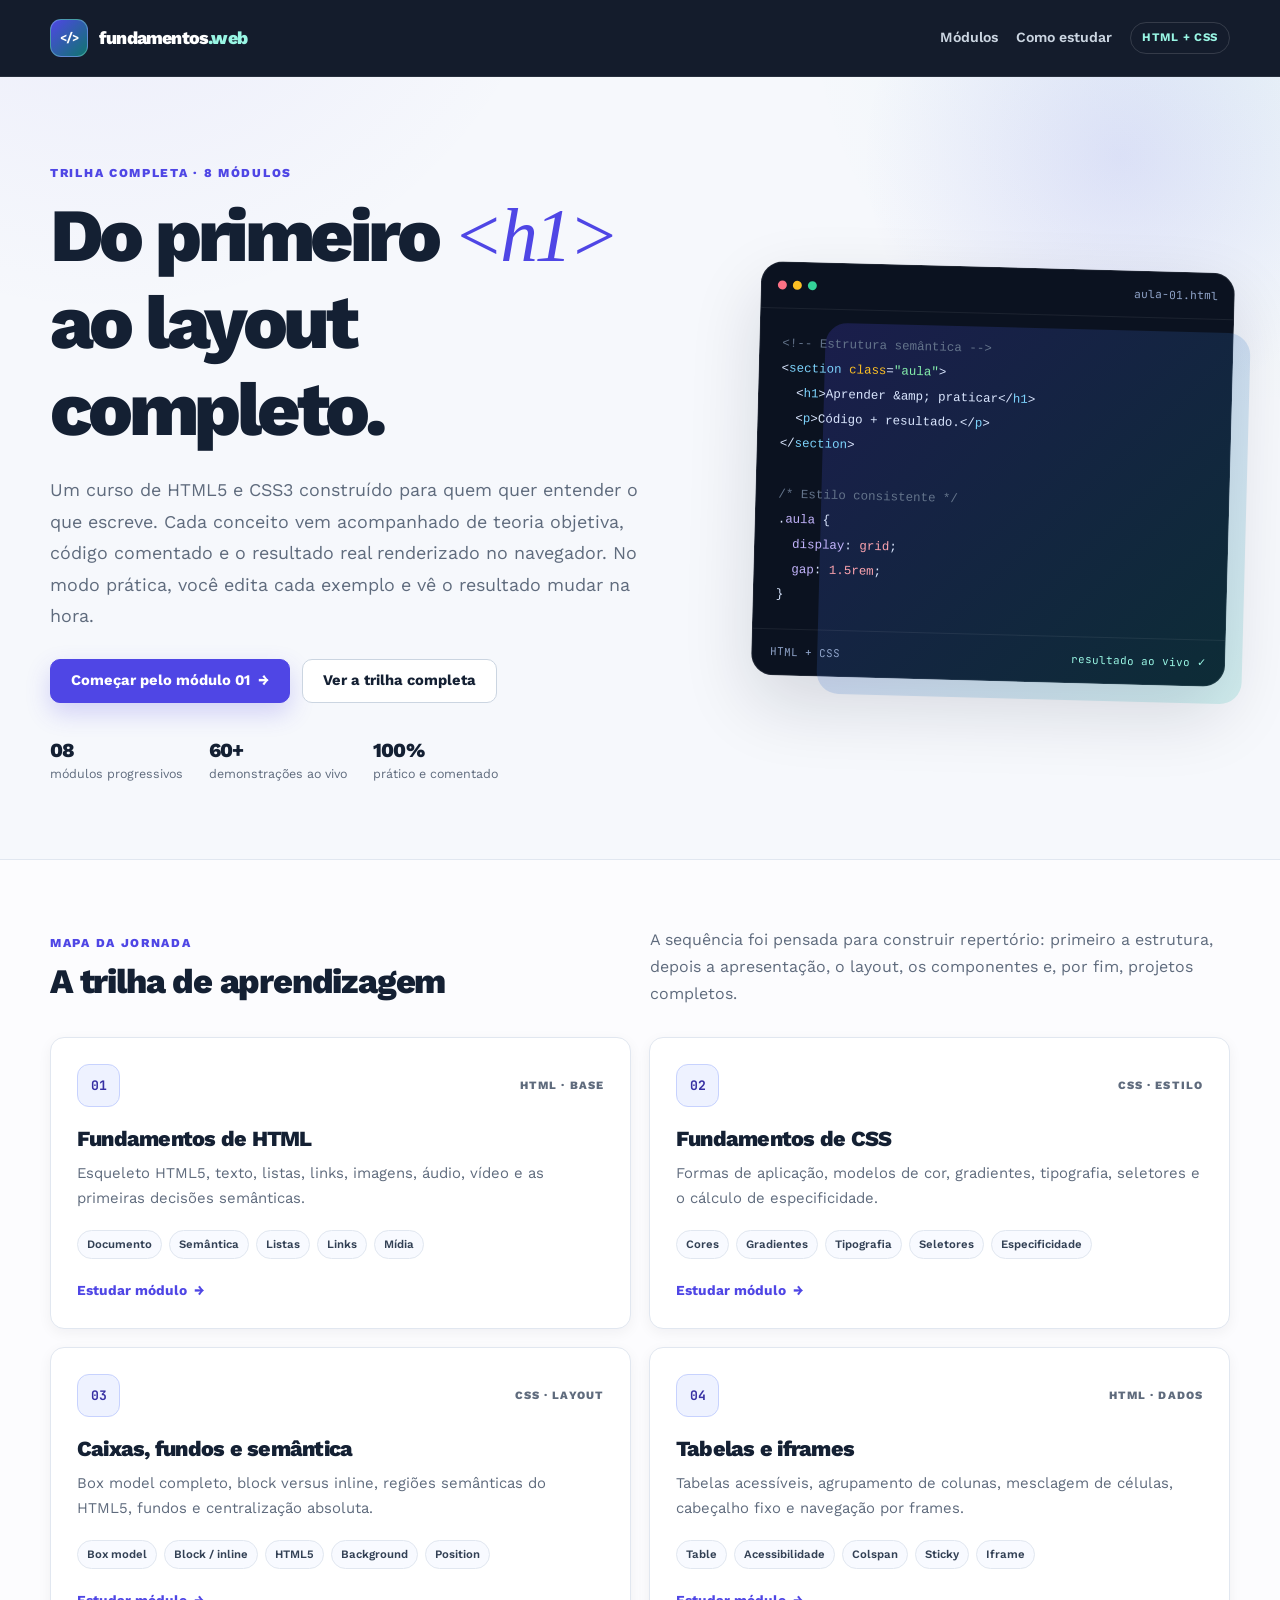
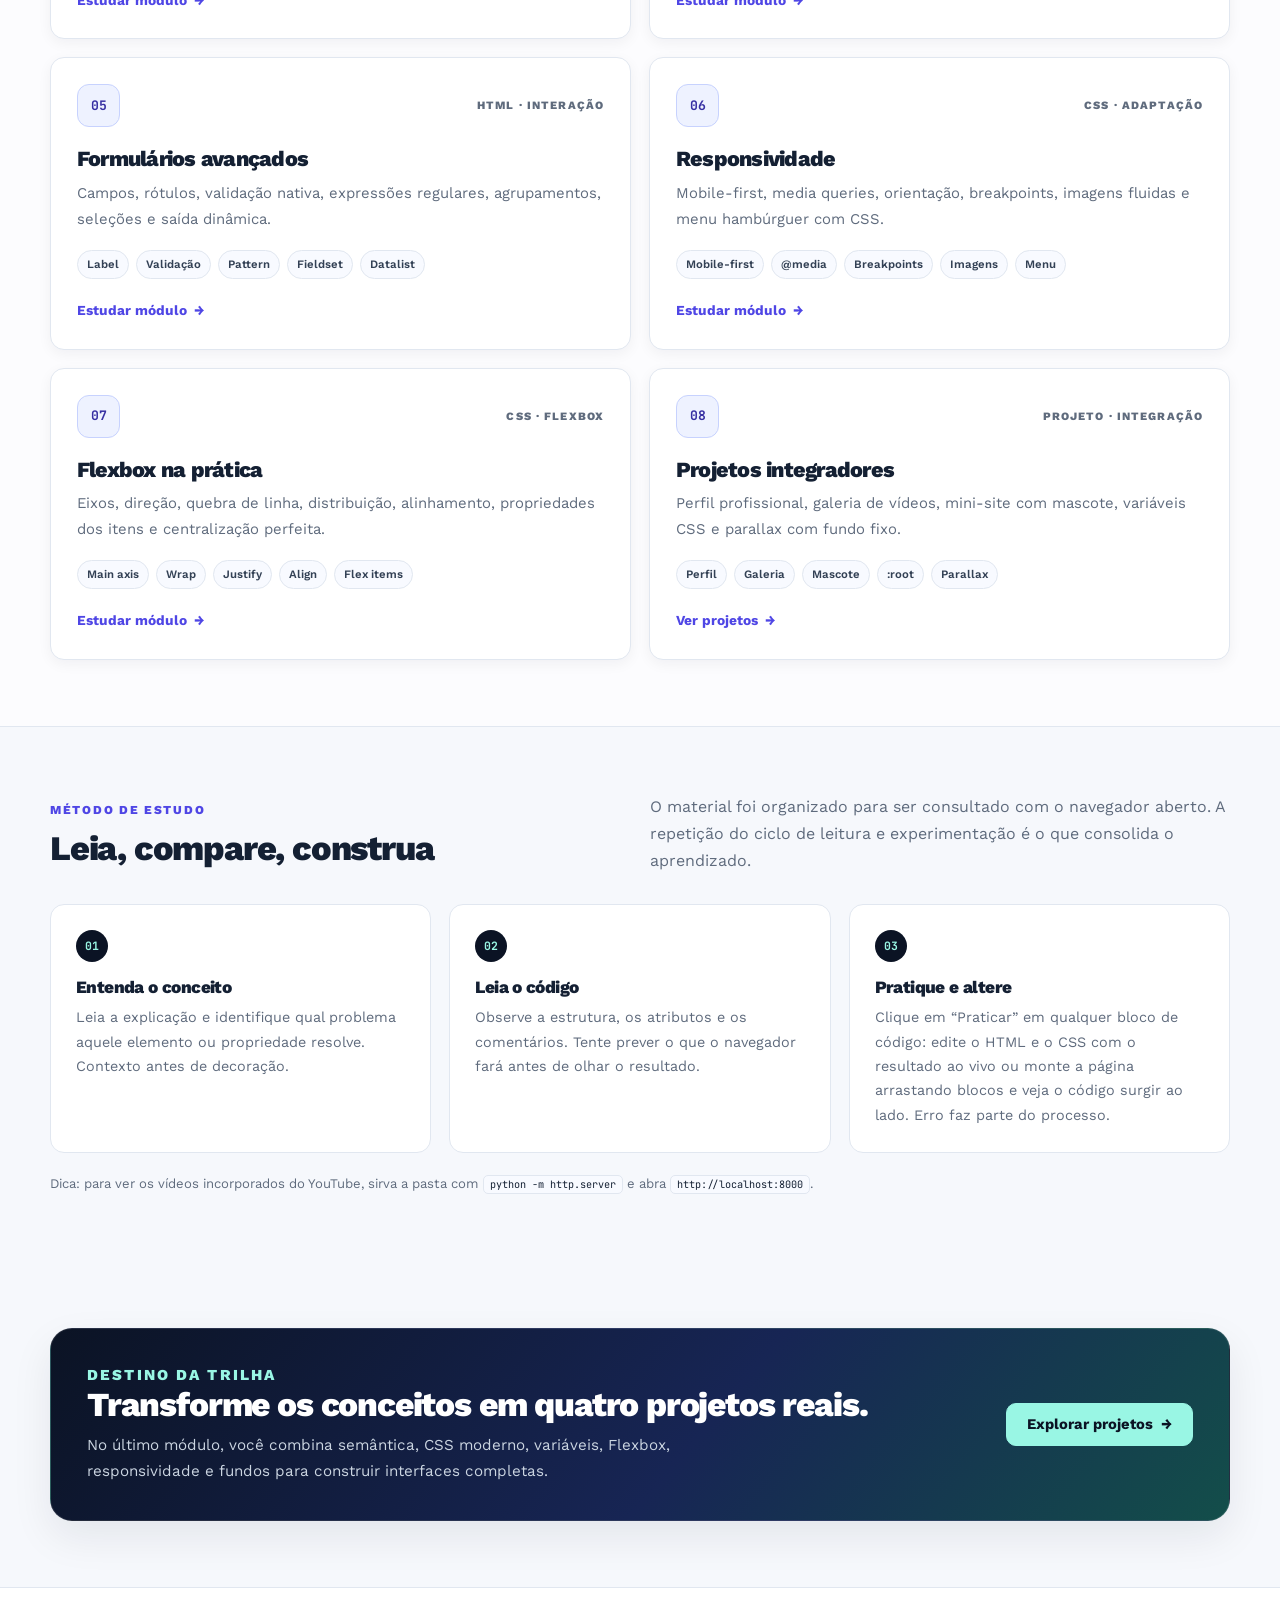
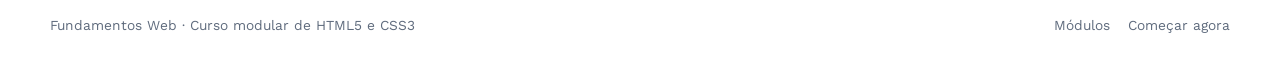
<file: index.html>
<!DOCTYPE html>
<html lang="pt-BR">
<head>
  <meta charset="UTF-8">
  <meta name="viewport" content="width=device-width, initial-scale=1.0">
  <meta name="description" content="Trilha completa de HTML5 e CSS3 com teoria, código comentado e componentes renderizados em oito módulos práticos.">
  <meta name="author" content="Fundamentos Web">
  <title>Fundamentos Web — Curso completo de HTML e CSS</title>

  <!-- Fontes externas: Work Sans para a interface e JetBrains Mono para código. -->
  <link rel="preconnect" href="https://fonts.googleapis.com">
  <link rel="preconnect" href="https://fonts.gstatic.com" crossorigin>
  <link href="https://fonts.googleapis.com/css2?family=JetBrains+Mono:wght@400;600&family=Work+Sans:wght@400;500;600;700;800&display=swap" rel="stylesheet">

  <!-- Folha de estilos global do curso. -->
  <link rel="stylesheet" href="styles/style.css">
</head>
<body>
  <!-- Atalho de acessibilidade: permite pular o cabeçalho usando o teclado. -->
  <a class="skip-link" href="#conteudo">Pular para o conteúdo</a>

  <header class="site-header">
    <div class="container header-inner">
      <a class="brand" href="index.html" aria-label="Fundamentos Web — página inicial">
        <span class="brand-mark" aria-hidden="true">&lt;/&gt;</span>
        <span>fundamentos<span class="brand-accent">.web</span></span>
      </a>

      <nav class="header-nav" aria-label="Navegação principal">
        <a href="#modulos">Módulos</a>
        <a href="#metodo">Como estudar</a>
        <span class="module-pill">HTML + CSS</span>
      </nav>
    </div>
  </header>

  <main id="conteudo">
    <!-- ====================================================================
         HERO: apresentação do curso e chamada para ação
         ==================================================================== -->
    <section class="hero" aria-labelledby="titulo-principal">
      <div class="container hero-grid">
        <div class="hero-copy">
          <p class="eyebrow">Trilha completa · 8 módulos</p>
          <h1 id="titulo-principal">Do primeiro <em>&lt;h1&gt;</em><br>ao layout completo.</h1>
          <p class="hero-lead">
            Um curso de HTML5 e CSS3 construído para quem quer entender o que escreve.
            Cada conceito vem acompanhado de teoria objetiva, código comentado e o
            resultado real renderizado no navegador. No modo prática, você edita
            cada exemplo e vê o resultado mudar na hora.
          </p>

          <div class="hero-actions">
            <a class="button" href="pages/01-fundamentos-html.html">
              Começar pelo módulo 01 <span aria-hidden="true">→</span>
            </a>
            <a class="button button-secondary" href="#modulos">Ver a trilha completa</a>
          </div>

          <ul class="hero-stats">
            <li><strong>08</strong> módulos progressivos</li>
            <li><strong>60+</strong> demonstrações ao vivo</li>
            <li><strong>100%</strong> prático e comentado</li>
          </ul>
        </div>

        <!-- Janela de código ilustrativa: reforça o padrão “código + resultado”. -->
        <aside class="hero-code" aria-label="Prévia de código HTML e CSS">
          <div class="hero-code-bar" aria-hidden="true">
            <i></i><i></i><i></i>
            <span>aula-01.html</span>
          </div>
          <pre><code><span class="tok-comment">&lt;!-- Estrutura semântica --&gt;</span>
&lt;<span class="tok-tag">section</span> <span class="tok-attr">class</span>=<span class="tok-string">"aula"</span>&gt;
  &lt;<span class="tok-tag">h1</span>&gt;Aprender &amp;amp; praticar&lt;/<span class="tok-tag">h1</span>&gt;
  &lt;<span class="tok-tag">p</span>&gt;Código + resultado.&lt;/<span class="tok-tag">p</span>&gt;
&lt;/<span class="tok-tag">section</span>&gt;

<span class="tok-comment">/* Estilo consistente */</span>
.<span class="tok-property">aula</span> {
  <span class="tok-property">display</span>: <span class="tok-value">grid</span>;
  <span class="tok-property">gap</span>: <span class="tok-value">1.5rem</span>;
}</code></pre>
          <div class="hero-code-footer">
            <span>HTML + CSS</span>
            <span>resultado ao vivo ✓</span>
          </div>
        </aside>
      </div>
    </section>

    <!-- ====================================================================
         TRILHA DE MÓDULOS: cada cartão leva a uma página de aula
         ==================================================================== -->
    <section class="hub-section hub-section-alt" id="modulos" aria-labelledby="titulo-modulos">
      <div class="container">
        <div class="section-heading">
          <div>
            <p class="eyebrow">Mapa da jornada</p>
            <h2 id="titulo-modulos">A trilha de aprendizagem</h2>
          </div>
          <p>
            A sequência foi pensada para construir repertório: primeiro a estrutura,
            depois a apresentação, o layout, os componentes e, por fim, projetos completos.
          </p>
        </div>

        <div class="module-grid">
          <!-- Módulo 01 -->
          <article class="module-card">
            <div class="module-card-top">
              <span class="module-number">01</span>
              <span class="module-track">HTML · Base</span>
            </div>
            <h3><a href="pages/01-fundamentos-html.html">Fundamentos de HTML</a></h3>
            <p>Esqueleto HTML5, texto, listas, links, imagens, áudio, vídeo e as primeiras decisões semânticas.</p>
            <ul class="tag-list">
              <li>Documento</li>
              <li>Semântica</li>
              <li>Listas</li>
              <li>Links</li>
              <li>Mídia</li>
            </ul>
            <span class="module-cta">Estudar módulo <span aria-hidden="true">→</span></span>
          </article>

          <!-- Módulo 02 -->
          <article class="module-card">
            <div class="module-card-top">
              <span class="module-number">02</span>
              <span class="module-track">CSS · Estilo</span>
            </div>
            <h3><a href="pages/02-css-fundamentos.html">Fundamentos de CSS</a></h3>
            <p>Formas de aplicação, modelos de cor, gradientes, tipografia, seletores e o cálculo de especificidade.</p>
            <ul class="tag-list">
              <li>Cores</li>
              <li>Gradientes</li>
              <li>Tipografia</li>
              <li>Seletores</li>
              <li>Especificidade</li>
            </ul>
            <span class="module-cta">Estudar módulo <span aria-hidden="true">→</span></span>
          </article>

          <!-- Módulo 03 -->
          <article class="module-card">
            <div class="module-card-top">
              <span class="module-number">03</span>
              <span class="module-track">CSS · Layout</span>
            </div>
            <h3><a href="pages/03-layout-caixas-fundos.html">Caixas, fundos e semântica</a></h3>
            <p>Box model completo, block versus inline, regiões semânticas do HTML5, fundos e centralização absoluta.</p>
            <ul class="tag-list">
              <li>Box model</li>
              <li>Block / inline</li>
              <li>HTML5</li>
              <li>Background</li>
              <li>Position</li>
            </ul>
            <span class="module-cta">Estudar módulo <span aria-hidden="true">→</span></span>
          </article>

          <!-- Módulo 04 -->
          <article class="module-card">
            <div class="module-card-top">
              <span class="module-number">04</span>
              <span class="module-track">HTML · Dados</span>
            </div>
            <h3><a href="pages/04-tabelas-iframes.html">Tabelas e iframes</a></h3>
            <p>Tabelas acessíveis, agrupamento de colunas, mesclagem de células, cabeçalho fixo e navegação por frames.</p>
            <ul class="tag-list">
              <li>Table</li>
              <li>Acessibilidade</li>
              <li>Colspan</li>
              <li>Sticky</li>
              <li>Iframe</li>
            </ul>
            <span class="module-cta">Estudar módulo <span aria-hidden="true">→</span></span>
          </article>

          <!-- Módulo 05 -->
          <article class="module-card">
            <div class="module-card-top">
              <span class="module-number">05</span>
              <span class="module-track">HTML · Interação</span>
            </div>
            <h3><a href="pages/05-formularios-avancados.html">Formulários avançados</a></h3>
            <p>Campos, rótulos, validação nativa, expressões regulares, agrupamentos, seleções e saída dinâmica.</p>
            <ul class="tag-list">
              <li>Label</li>
              <li>Validação</li>
              <li>Pattern</li>
              <li>Fieldset</li>
              <li>Datalist</li>
            </ul>
            <span class="module-cta">Estudar módulo <span aria-hidden="true">→</span></span>
          </article>

          <!-- Módulo 06 -->
          <article class="module-card">
            <div class="module-card-top">
              <span class="module-number">06</span>
              <span class="module-track">CSS · Adaptação</span>
            </div>
            <h3><a href="pages/06-responsividade-media-queries.html">Responsividade</a></h3>
            <p>Mobile-first, media queries, orientação, breakpoints, imagens fluidas e menu hambúrguer com CSS.</p>
            <ul class="tag-list">
              <li>Mobile-first</li>
              <li>@media</li>
              <li>Breakpoints</li>
              <li>Imagens</li>
              <li>Menu</li>
            </ul>
            <span class="module-cta">Estudar módulo <span aria-hidden="true">→</span></span>
          </article>

          <!-- Módulo 07 -->
          <article class="module-card">
            <div class="module-card-top">
              <span class="module-number">07</span>
              <span class="module-track">CSS · Flexbox</span>
            </div>
            <h3><a href="pages/07-flexbox-layout.html">Flexbox na prática</a></h3>
            <p>Eixos, direção, quebra de linha, distribuição, alinhamento, propriedades dos itens e centralização perfeita.</p>
            <ul class="tag-list">
              <li>Main axis</li>
              <li>Wrap</li>
              <li>Justify</li>
              <li>Align</li>
              <li>Flex items</li>
            </ul>
            <span class="module-cta">Estudar módulo <span aria-hidden="true">→</span></span>
          </article>

          <!-- Módulo 08 -->
          <article class="module-card">
            <div class="module-card-top">
              <span class="module-number">08</span>
              <span class="module-track">Projeto · Integração</span>
            </div>
            <h3><a href="pages/08-projetos-integradores.html">Projetos integradores</a></h3>
            <p>Perfil profissional, galeria de vídeos, mini-site com mascote, variáveis CSS e parallax com fundo fixo.</p>
            <ul class="tag-list">
              <li>Perfil</li>
              <li>Galeria</li>
              <li>Mascote</li>
              <li>:root</li>
              <li>Parallax</li>
            </ul>
            <span class="module-cta">Ver projetos <span aria-hidden="true">→</span></span>
          </article>
        </div>
      </div>
    </section>

    <!-- ====================================================================
         MÉTODO DE ESTUDO
         ==================================================================== -->
    <section class="hub-section" id="metodo" aria-labelledby="titulo-metodo">
      <div class="container">
        <div class="section-heading">
          <div>
            <p class="eyebrow">Método de estudo</p>
            <h2 id="titulo-metodo">Leia, compare, construa</h2>
          </div>
          <p>
            O material foi organizado para ser consultado com o navegador aberto.
            A repetição do ciclo de leitura e experimentação é o que consolida o aprendizado.
          </p>
        </div>

        <div class="study-grid">
          <article class="step-card">
            <span class="step-number">01</span>
            <h3>Entenda o conceito</h3>
            <p>Leia a explicação e identifique qual problema aquele elemento ou propriedade resolve. Contexto antes de decoração.</p>
          </article>
          <article class="step-card">
            <span class="step-number">02</span>
            <h3>Leia o código</h3>
            <p>Observe a estrutura, os atributos e os comentários. Tente prever o que o navegador fará antes de olhar o resultado.</p>
          </article>
          <article class="step-card">
            <span class="step-number">03</span>
            <h3>Pratique e altere</h3>
            <p>Clique em “Praticar” em qualquer bloco de código: edite o HTML e o CSS com o resultado ao vivo ou monte a página arrastando blocos e veja o código surgir ao lado. Erro faz parte do processo.</p>
          </article>
        </div>
        <p class="hub-note">Dica: para ver os vídeos incorporados do YouTube, sirva a pasta com <code>python -m http.server</code> e abra <code>http://localhost:8000</code>.</p>
      </div>
    </section>

    <!-- ====================================================================
         CHAMADA FINAL
         ==================================================================== -->
    <section class="hub-section" aria-labelledby="titulo-projeto">
      <div class="container">
        <div class="final-cta">
          <div>
            <p class="eyebrow">Destino da trilha</p>
            <h2 id="titulo-projeto">Transforme os conceitos em quatro projetos reais.</h2>
            <p>
              No último módulo, você combina semântica, CSS moderno, variáveis,
              Flexbox, responsividade e fundos para construir interfaces completas.
            </p>
          </div>
          <a class="button" href="pages/08-projetos-integradores.html">
            Explorar projetos <span aria-hidden="true">→</span>
          </a>
        </div>
      </div>
    </section>
  </main>

  <footer class="site-footer">
    <div class="container footer-inner">
      <p>Fundamentos Web · Curso modular de HTML5 e CSS3</p>
      <nav aria-label="Links do rodapé">
        <a href="#modulos">Módulos</a>
        <a href="pages/01-fundamentos-html.html">Começar agora</a>
      </nav>
    </div>
  </footer>
</body>
</html>
</file>
<file: styles/style.css>
/* ==========================================================================
   FUNDAMENTOS.WEB — Folha de estilos global do curso de HTML e CSS
   --------------------------------------------------------------------------
   Sumário
   01. Tokens de design (variáveis CSS)
   02. Reset e estilos base
   03. Utilitários e acessibilidade
   04. Cabeçalho e rodapé globais
   05. Hub do curso (index.html)
   06. Estrutura das páginas de aula
   07. Blocos de código e painéis de demonstração
   08. Componentes didáticos reutilizáveis
   09. Responsividade global
   10. Estilos de impressão
   ========================================================================== */

/* --------------------------------------------------------------------------
   01. TOKENS DE DESIGN
   Centralizar cores, tipografia, espaços e sombras facilita a manutenção e
   mantém todas as aulas visualmente consistentes.
   -------------------------------------------------------------------------- */
:root {
  /* Tipografia */
  --font-sans: "Work Sans", ui-sans-serif, system-ui, -apple-system,
    BlinkMacSystemFont, "Segoe UI", sans-serif;
  --font-mono: "JetBrains Mono", "Cascadia Code", Consolas, "Courier New",
    monospace;

  /* Cores principais */
  --ink: #142033;
  --ink-soft: #334155;
  --muted: #5f6b7d;
  --canvas: #f6f8fc;
  --surface: #ffffff;
  --surface-alt: #f8faff;
  --line: #e1e7f0;
  --line-strong: #cbd5e1;

  /* Marca */
  --brand: #4f46e5;
  --brand-dark: #3730a3;
  --brand-soft: #eef2ff;
  --brand-border: #c7d2fe;
  --mint: #99f6e4;
  --mint-dark: #0f766e;
  --amber: #f59e0b;
  --amber-soft: #fffbeb;
  --rose: #e11d48;
  --rose-soft: #fff1f2;
  --green: #16a34a;
  --green-soft: #f0fdf4;

  /* Superfícies escuras */
  --navy: #0b1324;
  --navy-soft: #101d35;
  --code-bg: #0b1220;
  --code-header: #111b2f;
  --code-text: #dbe7ff;
  --code-muted: #8fa3c8;

  /* Formas e sombras */
  --radius-sm: 8px;
  --radius-md: 14px;
  --radius-lg: 22px;
  --radius-xl: 30px;
  --shadow-sm: 0 4px 14px rgba(15, 23, 42, 0.05);
  --shadow-md: 0 16px 40px rgba(15, 23, 42, 0.08);
  --shadow-lg: 0 28px 70px rgba(15, 23, 42, 0.14);

  /* Layout */
  --container: 1180px;
  --header-height: 76px;
}

/* --------------------------------------------------------------------------
   02. RESET E ESTILOS BASE
   Um reset enxuto remove inconsistências sem apagar a semântica nativa.
   -------------------------------------------------------------------------- */
*,
*::before,
*::after {
  box-sizing: border-box;
}

html {
  scroll-behavior: smooth;
  -webkit-text-size-adjust: 100%;
}

body {
  margin: 0;
  background-color: var(--canvas);
  background-image: radial-gradient(
      circle at 8% -5%,
      rgba(79, 70, 229, 0.08),
      transparent 30rem
    ),
    radial-gradient(circle at 95% 0, rgba(20, 184, 166, 0.06), transparent 26rem);
  color: var(--ink);
  font-family: var(--font-sans);
  font-size: 16px;
  line-height: 1.7;
  text-rendering: optimizeLegibility;
  -webkit-font-smoothing: antialiased;
}

h1,
h2,
h3,
h4,
h5,
h6,
p,
figure,
blockquote,
dl,
dd {
  margin-top: 0;
}

h1,
h2,
h3,
h4,
h5,
h6 {
  color: var(--ink);
  font-weight: 800;
  line-height: 1.15;
  letter-spacing: -0.035em;
}

h1 {
  font-size: clamp(2.5rem, 6vw, 4.7rem);
  letter-spacing: -0.06em;
}

h2 {
  font-size: clamp(1.6rem, 3vw, 2.15rem);
}

h3 {
  font-size: 1.3rem;
}

p {
  margin-bottom: 1rem;
}

a {
  color: var(--brand);
  text-decoration-thickness: 1.5px;
  text-underline-offset: 0.18em;
}

a:hover {
  color: var(--brand-dark);
}

strong {
  font-weight: 700;
}

img,
picture,
svg,
video,
audio,
iframe {
  display: block;
  max-width: 100%;
}

img {
  height: auto;
}

button,
input,
select,
textarea {
  font: inherit;
}

button {
  cursor: pointer;
}

::selection {
  background: var(--brand);
  color: #ffffff;
}

:focus-visible {
  outline: 3px solid rgba(79, 70, 229, 0.55);
  outline-offset: 3px;
}

/* Rolagem discreta para blocos de código e tabelas */
pre,
.table-scroll,
.demo-scroll {
  scrollbar-width: thin;
  scrollbar-color: #475569 #0b1220;
}

pre::-webkit-scrollbar {
  height: 10px;
}

pre::-webkit-scrollbar-track {
  background: #0b1220;
}

pre::-webkit-scrollbar-thumb {
  background: #475569;
  border-radius: 999px;
}

/* --------------------------------------------------------------------------
   03. UTILITÁRIOS E ACESSIBILIDADE
   -------------------------------------------------------------------------- */
.container {
  width: min(var(--container), calc(100% - 48px));
  margin-inline: auto;
}

.visually-hidden {
  position: absolute !important;
  width: 1px !important;
  height: 1px !important;
  padding: 0 !important;
  margin: -1px !important;
  overflow: hidden !important;
  clip: rect(0, 0, 0, 0) !important;
  white-space: nowrap !important;
  border: 0 !important;
}

.skip-link {
  position: fixed;
  top: 12px;
  left: 12px;
  z-index: 1000;
  padding: 10px 16px;
  border-radius: var(--radius-sm);
  background: #ffffff;
  color: var(--ink);
  font-weight: 700;
  text-decoration: none;
  transform: translateY(-160%);
  transition: transform 0.2s ease;
}

.skip-link:focus {
  transform: translateY(0);
}

.eyebrow {
  margin-bottom: 10px;
  color: var(--brand);
  font-size: 0.76rem;
  font-weight: 800;
  letter-spacing: 0.14em;
  line-height: 1.4;
  text-transform: uppercase;
}

.text-muted {
  color: var(--muted);
}

/* --------------------------------------------------------------------------
   04. CABEÇALHO E RODAPÉ GLOBAIS
   -------------------------------------------------------------------------- */
.site-header {
  position: sticky;
  top: 0;
  z-index: 100;
  border-bottom: 1px solid rgba(255, 255, 255, 0.08);
  background: rgba(11, 19, 36, 0.96);
  color: #ffffff;
  backdrop-filter: blur(14px);
}

.header-inner {
  display: flex;
  min-height: var(--header-height);
  align-items: center;
  justify-content: space-between;
  gap: 24px;
}

.brand {
  display: inline-flex;
  align-items: center;
  gap: 11px;
  color: #ffffff;
  font-size: 1.12rem;
  font-weight: 800;
  letter-spacing: -0.045em;
  text-decoration: none;
}

.brand:hover {
  color: #ffffff;
}

.brand-mark {
  display: inline-grid;
  width: 38px;
  height: 38px;
  place-items: center;
  border: 1px solid rgba(153, 246, 228, 0.35);
  border-radius: 11px;
  background: linear-gradient(135deg, #4f46e5, #0f766e);
  color: #ffffff;
  font-family: var(--font-mono);
  font-size: 0.76rem;
  letter-spacing: -0.08em;
}

.brand-accent {
  color: var(--mint);
}

.header-nav {
  display: flex;
  align-items: center;
  gap: 18px;
}

.header-nav a {
  color: #cbd5e1;
  font-size: 0.88rem;
  font-weight: 600;
  text-decoration: none;
  transition: color 0.2s ease;
}

.header-nav a:hover {
  color: #ffffff;
}

.module-pill {
  display: inline-flex;
  align-items: center;
  padding: 5px 11px;
  border: 1px solid rgba(255, 255, 255, 0.14);
  border-radius: 999px;
  color: var(--mint);
  font-size: 0.72rem;
  font-weight: 700;
  letter-spacing: 0.06em;
  text-transform: uppercase;
}

.site-footer {
  border-top: 1px solid var(--line);
  background: #ffffff;
}

.footer-inner {
  display: flex;
  align-items: center;
  justify-content: space-between;
  gap: 24px;
  padding-block: 26px;
  color: var(--muted);
  font-size: 0.86rem;
}

.footer-inner p {
  margin: 0;
}

.footer-inner nav {
  display: flex;
  gap: 18px;
}

.footer-inner a {
  color: var(--muted);
  text-decoration: none;
}

.footer-inner a:hover {
  color: var(--brand);
}

/* --------------------------------------------------------------------------
   05. HUB DO CURSO (index.html)
   -------------------------------------------------------------------------- */
.hero {
  position: relative;
  overflow: hidden;
  padding: 88px 0 76px;
}

.hero::before {
  position: absolute;
  top: -180px;
  right: -100px;
  width: 520px;
  height: 520px;
  border-radius: 50%;
  background: radial-gradient(
    circle,
    rgba(79, 70, 229, 0.12),
    rgba(79, 70, 229, 0) 70%
  );
  content: "";
  pointer-events: none;
}

.hero-grid {
  position: relative;
  display: grid;
  grid-template-columns: minmax(0, 1.15fr) minmax(320px, 0.85fr);
  align-items: center;
  gap: 64px;
}

.hero-copy h1 {
  max-width: 760px;
  margin-bottom: 22px;
}

.hero-copy h1 em {
  color: var(--brand);
  font-family: Georgia, "Times New Roman", serif;
  font-weight: 400;
  letter-spacing: -0.045em;
}

.hero-lead {
  max-width: 620px;
  margin-bottom: 28px;
  color: var(--muted);
  font-size: 1.12rem;
  line-height: 1.75;
}

.hero-actions {
  display: flex;
  flex-wrap: wrap;
  gap: 12px;
}

.button {
  display: inline-flex;
  align-items: center;
  justify-content: center;
  gap: 8px;
  padding: 12px 20px;
  border: 1px solid var(--brand);
  border-radius: 10px;
  background: var(--brand);
  color: #ffffff;
  font-size: 0.92rem;
  font-weight: 700;
  line-height: 1.2;
  text-decoration: none;
  box-shadow: 0 10px 24px rgba(79, 70, 229, 0.22);
  transition: transform 0.2s ease, background 0.2s ease, box-shadow 0.2s ease;
}

.button:hover {
  background: var(--brand-dark);
  color: #ffffff;
  transform: translateY(-2px);
  box-shadow: 0 14px 30px rgba(79, 70, 229, 0.28);
}

.button-secondary {
  border-color: var(--line-strong);
  background: #ffffff;
  color: var(--ink);
  box-shadow: none;
}

.button-secondary:hover {
  border-color: var(--brand);
  background: var(--brand-soft);
  color: var(--brand-dark);
  box-shadow: none;
}

.hero-stats {
  display: flex;
  flex-wrap: wrap;
  gap: 26px;
  margin: 34px 0 0;
  padding: 0;
  list-style: none;
}

.hero-stats li {
  display: flex;
  flex-direction: column;
  gap: 2px;
  color: var(--muted);
  font-size: 0.78rem;
  line-height: 1.35;
}

.hero-stats strong {
  color: var(--ink);
  font-size: 1.25rem;
  font-weight: 800;
  letter-spacing: -0.04em;
}

/* Janela de código decorativa do hero */
.hero-code {
  position: relative;
  border: 1px solid rgba(255, 255, 255, 0.09);
  border-radius: var(--radius-lg);
  background: var(--code-bg);
  box-shadow: var(--shadow-lg);
  transform: rotate(1.5deg);
}

.hero-code::after {
  position: absolute;
  inset: auto -18px -18px auto;
  z-index: -1;
  width: 90%;
  height: 90%;
  border-radius: var(--radius-lg);
  background: linear-gradient(135deg, rgba(79, 70, 229, 0.22), rgba(20, 184, 166, 0.16));
  content: "";
}

.hero-code-bar {
  display: flex;
  align-items: center;
  gap: 6px;
  padding: 13px 16px;
  border-bottom: 1px solid rgba(255, 255, 255, 0.07);
  color: var(--code-muted);
  font-family: var(--font-mono);
  font-size: 0.7rem;
}

.hero-code-bar i {
  width: 9px;
  height: 9px;
  border-radius: 50%;
  background: #475569;
}

.hero-code-bar i:first-child {
  background: #fb7185;
}

.hero-code-bar i:nth-child(2) {
  background: #fbbf24;
}

.hero-code-bar i:nth-child(3) {
  background: #34d399;
}

.hero-code-bar span {
  margin-left: auto;
}

.hero-code pre {
  overflow: hidden;
  margin: 0;
  padding: 22px;
  background: transparent;
  color: var(--code-text);
  font-family: var(--font-mono);
  font-size: 0.78rem;
  line-height: 1.85;
}

.hero-code .tok-tag {
  color: #7dd3fc;
}

.hero-code .tok-attr {
  color: #fbbf24;
}

.hero-code .tok-string {
  color: #86efac;
}

.hero-code .tok-comment {
  color: #64748b;
}

.hero-code .tok-property {
  color: #c4b5fd;
}

.hero-code .tok-value {
  color: #fda4af;
}

.hero-code-footer {
  display: flex;
  align-items: center;
  justify-content: space-between;
  padding: 13px 18px;
  border-top: 1px solid rgba(255, 255, 255, 0.07);
  color: var(--code-muted);
  font-family: var(--font-mono);
  font-size: 0.68rem;
}

.hero-code-footer span:last-child {
  color: var(--mint);
}

/* Seções do hub */
.hub-section {
  padding: 66px 0;
}

.hub-section-alt {
  border-block: 1px solid var(--line);
  background: rgba(255, 255, 255, 0.68);
}

.section-heading {
  display: flex;
  align-items: flex-end;
  justify-content: space-between;
  gap: 32px;
  margin-bottom: 30px;
}

.section-heading h2 {
  margin-bottom: 6px;
}

.section-heading p:last-child {
  max-width: 580px;
  margin-bottom: 0;
  color: var(--muted);
}

.module-grid {
  display: grid;
  grid-template-columns: repeat(2, minmax(0, 1fr));
  gap: 18px;
}

.module-card {
  position: relative;
  display: flex;
  flex-direction: column;
  min-height: 265px;
  padding: 26px;
  border: 1px solid var(--line);
  border-radius: var(--radius-md);
  background: var(--surface);
  box-shadow: var(--shadow-sm);
  transition: border-color 0.22s ease, transform 0.22s ease,
    box-shadow 0.22s ease;
}

.module-card:hover {
  border-color: var(--brand-border);
  box-shadow: var(--shadow-md);
  transform: translateY(-4px);
}

.module-card:focus-within {
  border-color: var(--brand);
  box-shadow: 0 0 0 4px rgba(79, 70, 229, 0.12);
}

.module-card-top {
  display: flex;
  align-items: center;
  justify-content: space-between;
  gap: 16px;
  margin-bottom: 20px;
}

.module-number {
  display: inline-grid;
  width: 43px;
  height: 43px;
  place-items: center;
  border: 1px solid var(--brand-border);
  border-radius: 12px;
  background: var(--brand-soft);
  color: var(--brand-dark);
  font-family: var(--font-mono);
  font-size: 0.82rem;
  font-weight: 700;
}

.module-track {
  color: var(--muted);
  font-size: 0.7rem;
  font-weight: 800;
  letter-spacing: 0.1em;
  text-transform: uppercase;
}

.module-card h3 {
  margin-bottom: 9px;
  font-size: 1.35rem;
}

.module-card h3 a {
  color: var(--ink);
  text-decoration: none;
}

.module-card h3 a::after {
  position: absolute;
  inset: 0;
  content: "";
}

.module-card p {
  margin-bottom: 18px;
  color: var(--muted);
  font-size: 0.93rem;
}

.tag-list {
  display: flex;
  flex-wrap: wrap;
  gap: 7px;
  margin: auto 0 20px;
  padding: 0;
  list-style: none;
}

.tag-list li {
  padding: 4px 9px;
  border: 1px solid var(--line);
  border-radius: 999px;
  background: var(--surface-alt);
  color: var(--ink-soft);
  font-size: 0.71rem;
  font-weight: 600;
}

.module-cta {
  display: inline-flex;
  align-items: center;
  gap: 7px;
  color: var(--brand);
  font-size: 0.86rem;
  font-weight: 700;
}

.module-card:hover .module-cta {
  gap: 11px;
}

.study-grid {
  display: grid;
  grid-template-columns: repeat(3, minmax(0, 1fr));
  gap: 18px;
}

.hub-note {
  margin: 20px 0 0;
  color: var(--muted);
  font-size: 0.82rem;
}

.hub-note code {
  padding: 2px 6px;
  border: 1px solid var(--line);
  border-radius: 5px;
  background: var(--surface-alt);
  color: var(--ink);
  font-family: var(--font-mono);
  font-size: 0.78em;
}

.step-card {
  padding: 25px;
  border: 1px solid var(--line);
  border-radius: var(--radius-md);
  background: var(--surface);
}

.step-number {
  display: inline-grid;
  width: 32px;
  height: 32px;
  margin-bottom: 16px;
  place-items: center;
  border-radius: 50%;
  background: var(--navy);
  color: var(--mint);
  font-family: var(--font-mono);
  font-size: 0.72rem;
  font-weight: 700;
}

.step-card h3 {
  margin-bottom: 7px;
  font-size: 1.08rem;
}

.step-card p {
  margin-bottom: 0;
  color: var(--muted);
  font-size: 0.9rem;
}

.final-cta {
  display: grid;
  grid-template-columns: minmax(0, 1fr) auto;
  align-items: center;
  gap: 32px;
  padding: 36px;
  border: 1px solid rgba(255, 255, 255, 0.1);
  border-radius: var(--radius-lg);
  background: linear-gradient(130deg, var(--navy), #172554 55%, #134e4a);
  color: #ffffff;
  box-shadow: var(--shadow-md);
}

.final-cta .eyebrow {
  color: var(--mint);
}

.final-cta h2 {
  margin-bottom: 8px;
  color: #ffffff;
  font-size: clamp(1.5rem, 3vw, 2.1rem);
}

.final-cta p {
  max-width: 620px;
  margin-bottom: 0;
  color: #cbd5e1;
  font-size: 0.95rem;
}

.final-cta .button {
  border-color: var(--mint);
  background: var(--mint);
  color: var(--navy);
  box-shadow: none;
}

.final-cta .button:hover {
  background: #ffffff;
  color: var(--navy);
}

/* --------------------------------------------------------------------------
   06. ESTRUTURA DAS PÁGINAS DE AULA
   -------------------------------------------------------------------------- */
.lesson-layout {
  display: grid;
  grid-template-columns: 250px minmax(0, 1fr);
  align-items: start;
  gap: 56px;
  padding-top: 38px;
  padding-bottom: 84px;
}

.lesson-sidebar {
  position: sticky;
  top: calc(var(--header-height) + 24px);
  max-height: calc(100vh - var(--header-height) - 48px);
  overflow-y: auto;
  padding-right: 6px;
}

.back-link {
  display: inline-flex;
  align-items: center;
  gap: 6px;
  margin-bottom: 24px;
  color: var(--brand);
  font-size: 0.85rem;
  font-weight: 700;
  text-decoration: none;
}

.back-link:hover {
  text-decoration: underline;
}

.sidebar-kicker {
  margin-bottom: 10px;
  color: var(--muted);
  font-size: 0.68rem;
  font-weight: 800;
  letter-spacing: 0.12em;
  text-transform: uppercase;
}

.toc {
  display: flex;
  flex-direction: column;
  gap: 2px;
  padding-left: 14px;
  border-left: 1px solid var(--line);
}

.toc a {
  padding: 5px 0;
  color: var(--muted);
  font-size: 0.82rem;
  line-height: 1.4;
  text-decoration: none;
  transition: color 0.18s ease;
}

.toc a:hover {
  color: var(--brand);
}

.sidebar-note {
  margin-top: 24px;
  padding: 15px;
  border: 1px solid var(--brand-border);
  border-radius: var(--radius-sm);
  background: var(--brand-soft);
}

.sidebar-note strong {
  display: block;
  margin-bottom: 4px;
  color: var(--brand-dark);
  font-size: 0.78rem;
}

.sidebar-note p {
  margin: 0;
  color: #4338ca;
  font-size: 0.75rem;
  line-height: 1.55;
}

.lesson-content {
  min-width: 0;
  max-width: 900px;
}

.lesson-hero {
  padding: 10px 0 34px;
  border-bottom: 1px solid var(--line);
}

.lesson-hero h1 {
  max-width: 780px;
  margin-bottom: 16px;
  font-size: clamp(2.35rem, 5.6vw, 4.05rem);
}

.lesson-hero .lead {
  max-width: 740px;
  margin-bottom: 18px;
  color: var(--muted);
  font-size: 1.08rem;
  line-height: 1.75;
}

.lesson-meta {
  display: flex;
  flex-wrap: wrap;
  gap: 8px 20px;
  margin: 0;
  padding: 0;
  color: var(--muted);
  font-size: 0.78rem;
  list-style: none;
}

.lesson-meta li {
  display: inline-flex;
  align-items: center;
  gap: 7px;
}

.lesson-meta li::before {
  width: 6px;
  height: 6px;
  border-radius: 50%;
  background: var(--brand);
  content: "";
}

.lesson-section {
  padding-top: 52px;
  scroll-margin-top: calc(var(--header-height) + 24px);
}

.lesson-section > p {
  max-width: 820px;
}

.section-title {
  display: grid;
  grid-template-columns: auto minmax(0, 1fr);
  gap: 16px;
  align-items: start;
  margin-bottom: 18px;
}

.section-index {
  display: inline-grid;
  width: 38px;
  height: 38px;
  place-items: center;
  border-radius: 50%;
  background: var(--brand-soft);
  color: var(--brand-dark);
  font-family: var(--font-mono);
  font-size: 0.72rem;
  font-weight: 700;
}

.section-title h2 {
  margin-bottom: 3px;
  font-size: clamp(1.4rem, 2.5vw, 1.8rem);
}

.section-title p {
  margin-bottom: 0;
  color: var(--muted);
  font-size: 0.86rem;
}

.lesson-footer {
  display: flex;
  flex-wrap: wrap;
  align-items: center;
  justify-content: space-between;
  gap: 14px;
  margin-top: 66px;
  padding-top: 28px;
  border-top: 1px solid var(--line);
}

.lesson-footer .button {
  box-shadow: none;
}

.pager {
  display: grid;
  grid-template-columns: repeat(2, minmax(0, 1fr));
  gap: 14px;
  margin-top: 30px;
}

.pager-link {
  display: flex;
  flex-direction: column;
  gap: 3px;
  padding: 18px 20px;
  border: 1px solid var(--line);
  border-radius: var(--radius-md);
  background: var(--surface);
  text-decoration: none;
  transition: border-color 0.2s ease, transform 0.2s ease;
}

.pager-link:hover {
  border-color: var(--brand-border);
  transform: translateY(-2px);
}

.pager-link span {
  color: var(--muted);
  font-size: 0.7rem;
  font-weight: 700;
  letter-spacing: 0.08em;
  text-transform: uppercase;
}

.pager-link strong {
  color: var(--ink);
  font-size: 0.94rem;
}

.pager-link:last-child {
  text-align: right;
}

/* --------------------------------------------------------------------------
   07. BLOCOS DE CÓDIGO E PAINÉIS DE DEMONSTRAÇÃO
   O padrão didático do curso é sempre: explicação → código → resultado.
   -------------------------------------------------------------------------- */
.code-window {
  overflow: hidden;
  margin: 24px 0 0;
  border: 1px solid #1e293b;
  border-radius: var(--radius-md);
  background: var(--code-bg);
  box-shadow: var(--shadow-md);
}

.code-window figcaption {
  display: flex;
  align-items: center;
  gap: 10px;
  padding: 11px 16px;
  border-bottom: 1px solid rgba(255, 255, 255, 0.07);
  background: var(--code-header);
  color: var(--code-muted);
  font-family: var(--font-mono);
  font-size: 0.68rem;
}

.code-dots {
  display: inline-flex;
  gap: 5px;
}

.code-dots i {
  width: 8px;
  height: 8px;
  border-radius: 50%;
  background: #475569;
}

.code-dots i:first-child {
  background: #fb7185;
}

.code-dots i:nth-child(2) {
  background: #fbbf24;
}

.code-dots i:nth-child(3) {
  background: #34d399;
}

.code-lang {
  margin-left: auto;
  padding: 2px 7px;
  border: 1px solid rgba(255, 255, 255, 0.12);
  border-radius: 4px;
  color: #cbd5e1;
  font-size: 0.62rem;
  letter-spacing: 0.08em;
  text-transform: uppercase;
}

.code-window pre {
  overflow-x: auto;
  margin: 0;
  padding: 22px 24px;
  background: transparent;
  color: var(--code-text);
  font-family: var(--font-mono);
  font-size: 0.82rem;
  line-height: 1.75;
  tab-size: 2;
}

.code-window code {
  font-family: inherit;
}

.demo-panel {
  overflow: hidden;
  margin-top: 16px;
  border: 1px solid var(--line);
  border-radius: var(--radius-md);
  background: var(--surface);
}

.demo-panel-head {
  display: flex;
  flex-wrap: wrap;
  align-items: center;
  gap: 8px;
  padding: 10px 16px;
  border-bottom: 1px solid var(--line);
  background: var(--surface-alt);
  color: var(--muted);
  font-size: 0.7rem;
  font-weight: 800;
  letter-spacing: 0.08em;
  text-transform: uppercase;
}

.demo-dot {
  width: 7px;
  height: 7px;
  border-radius: 50%;
  background: var(--green);
  box-shadow: 0 0 0 3px rgba(22, 163, 74, 0.14);
}

.demo-tag {
  margin-left: auto;
  padding: 2px 7px;
  border-radius: 999px;
  background: var(--green-soft);
  color: #15803d;
  font-size: 0.6rem;
  font-weight: 800;
  letter-spacing: 0.05em;
}

.demo-panel-body {
  padding: 24px;
  min-width: 0;
}

.demo-panel-body > :last-child {
  margin-bottom: 0;
}

/* Notas, avisos e dicas */
.callout {
  margin: 22px 0;
  padding: 17px 20px;
  border: 1px solid var(--line);
  border-left: 4px solid var(--brand);
  border-radius: 0 var(--radius-sm) var(--radius-sm) 0;
  background: var(--brand-soft);
}

.callout p {
  margin-bottom: 0;
  font-size: 0.9rem;
}

.callout strong {
  color: var(--brand-dark);
}

.callout-warning {
  border-left-color: var(--amber);
  background: var(--amber-soft);
}

.callout-warning strong {
  color: #92400e;
}

.callout-success {
  border-left-color: var(--green);
  background: var(--green-soft);
}

.callout-success strong {
  color: #166534;
}

.callout-danger {
  border-left-color: var(--rose);
  background: var(--rose-soft);
}

.callout-danger strong {
  color: #9f1239;
}

/* Tabela de referência rápida */
.reference-table {
  width: 100%;
  border-collapse: collapse;
  margin: 22px 0;
  font-size: 0.86rem;
}

.reference-table caption {
  padding-bottom: 10px;
  color: var(--muted);
  font-size: 0.76rem;
  font-weight: 700;
  text-align: left;
}

.reference-table th,
.reference-table td {
  padding: 11px 13px;
  border: 1px solid var(--line);
  text-align: left;
  vertical-align: top;
}

.reference-table thead th {
  background: var(--navy);
  color: #ffffff;
  font-size: 0.75rem;
  letter-spacing: 0.04em;
}

.reference-table tbody tr:nth-child(even) {
  background: var(--surface-alt);
}

.reference-table code {
  white-space: nowrap;
}

/* Código inline no texto explicativo */
.lesson-content :not(pre) > code {
  padding: 0.12em 0.36em;
  border: 1px solid #dbe4f2;
  border-radius: 5px;
  background: #eef4ff;
  color: #334155;
  font-family: var(--font-mono);
  font-size: 0.84em;
}

/* --------------------------------------------------------------------------
   08. COMPONENTES DIDÁTICOS REUTILIZÁVEIS
   -------------------------------------------------------------------------- */
.two-col {
  display: grid;
  grid-template-columns: repeat(2, minmax(0, 1fr));
  gap: 18px;
}

.three-col {
  display: grid;
  grid-template-columns: repeat(3, minmax(0, 1fr));
  gap: 16px;
}

.mini-card {
  padding: 18px;
  border: 1px solid var(--line);
  border-radius: var(--radius-sm);
  background: var(--surface-alt);
}

.mini-card h3 {
  margin-bottom: 6px;
  font-size: 1rem;
}

.mini-card p {
  margin-bottom: 0;
  color: var(--muted);
  font-size: 0.84rem;
}

.keyboard {
  display: inline-block;
  padding: 1px 6px;
  border: 1px solid var(--line-strong);
  border-bottom-width: 2px;
  border-radius: 4px;
  background: #ffffff;
  color: var(--ink-soft);
  font-family: var(--font-mono);
  font-size: 0.78em;
}

/* --------------------------------------------------------------------------
   09. RESPONSIVIDADE GLOBAL
   -------------------------------------------------------------------------- */
@media (max-width: 1024px) {
  .hero-grid {
    grid-template-columns: minmax(0, 1fr);
    gap: 44px;
  }

  .hero-code {
    max-width: 620px;
    transform: none;
  }

  .hero-code::after {
    display: none;
  }

  .lesson-layout {
    grid-template-columns: 1fr;
    gap: 20px;
  }

  .lesson-sidebar {
    position: static;
    max-height: none;
    overflow: visible;
    padding-bottom: 22px;
    border-bottom: 1px solid var(--line);
  }

  .toc {
    flex-flow: row wrap;
    gap: 6px 18px;
    padding-left: 0;
    border-left: 0;
  }

  .toc a {
    padding: 2px 0;
  }

  .sidebar-note {
    max-width: 460px;
    margin-top: 16px;
  }

  .lesson-content {
    max-width: none;
  }
}

@media (max-width: 800px) {
  .container {
    width: min(100% - 32px, var(--container));
  }

  .hero {
    padding: 58px 0 54px;
  }

  .module-grid {
    grid-template-columns: 1fr;
  }

  .study-grid,
  .three-col {
    grid-template-columns: 1fr;
  }

  .final-cta {
    grid-template-columns: 1fr;
    padding: 28px;
  }

  .footer-inner {
    flex-direction: column;
    align-items: flex-start;
    gap: 12px;
  }
}

@media (max-width: 640px) {
  :root {
    --header-height: 68px;
  }

  .header-inner {
    gap: 12px;
  }

  .brand {
    font-size: 1rem;
  }

  .brand-mark {
    width: 34px;
    height: 34px;
  }

  .header-nav {
    gap: 12px;
  }

  .header-nav a {
    font-size: 0.8rem;
  }

  .module-pill {
    display: none;
  }

  .hero-actions .button {
    width: 100%;
  }

  .hero-stats {
    gap: 18px;
  }

  .hero-code pre {
    padding: 18px;
    font-size: 0.7rem;
  }

  .hub-section {
    padding: 48px 0;
  }

  .section-heading {
    flex-direction: column;
    align-items: flex-start;
    gap: 10px;
  }

  .lesson-layout {
    padding-top: 24px;
    padding-bottom: 58px;
  }

  .lesson-hero h1 {
    font-size: clamp(2.1rem, 10vw, 3rem);
  }

  .lesson-hero .lead {
    font-size: 1rem;
  }

  .lesson-section {
    padding-top: 42px;
  }

  .section-title {
    grid-template-columns: 1fr;
    gap: 8px;
  }

  .section-index {
    width: 32px;
    height: 32px;
  }

  .code-window pre {
    padding: 18px;
    font-size: 0.74rem;
  }

  .demo-panel-body {
    padding: 17px;
  }

  .two-col {
    grid-template-columns: 1fr;
  }

  .pager {
    grid-template-columns: 1fr;
  }

  .pager-link:last-child {
    text-align: left;
  }

  .reference-table {
    display: block;
    overflow-x: auto;
  }

  .lesson-footer {
    align-items: stretch;
  }

  .lesson-footer .button {
    width: 100%;
  }
}

@media (prefers-reduced-motion: reduce) {
  html {
    scroll-behavior: auto;
  }

  *,
  *::before,
  *::after {
    animation-duration: 0.01ms !important;
    animation-iteration-count: 1 !important;
    transition-duration: 0.01ms !important;
  }
}

/* --------------------------------------------------------------------------
   10. ESTILOS DE IMPRESSÃO
   O conteúdo didático continua legível no papel, sem menus e decoração.
   -------------------------------------------------------------------------- */
@media print {
  body {
    background: #ffffff;
    color: #000000;
    font-size: 11pt;
  }

  .site-header,
  .site-footer,
  .lesson-sidebar,
  .hero-code,
  .lesson-footer,
  .pager,
  .skip-link,
  .demo-panel-head .demo-tag {
    display: none !important;
  }

  .lesson-layout {
    display: block;
    width: 100%;
    padding: 0;
  }

  .lesson-content {
    max-width: none;
  }

  .code-window {
    border: 1px solid #94a3b8;
    box-shadow: none;
  }

  .code-window pre {
    white-space: pre-wrap;
    color: #000000;
    background: #f8fafc;
  }

  .code-window figcaption {
    color: #334155;
    background: #e2e8f0;
  }

  .demo-panel,
  .callout,
  .module-card,
  .step-card {
    break-inside: avoid;
  }

  a[href]::after {
    color: #475569;
    content: " (" attr(href) ")";
    font-size: 0.8em;
  }
}
</file>
